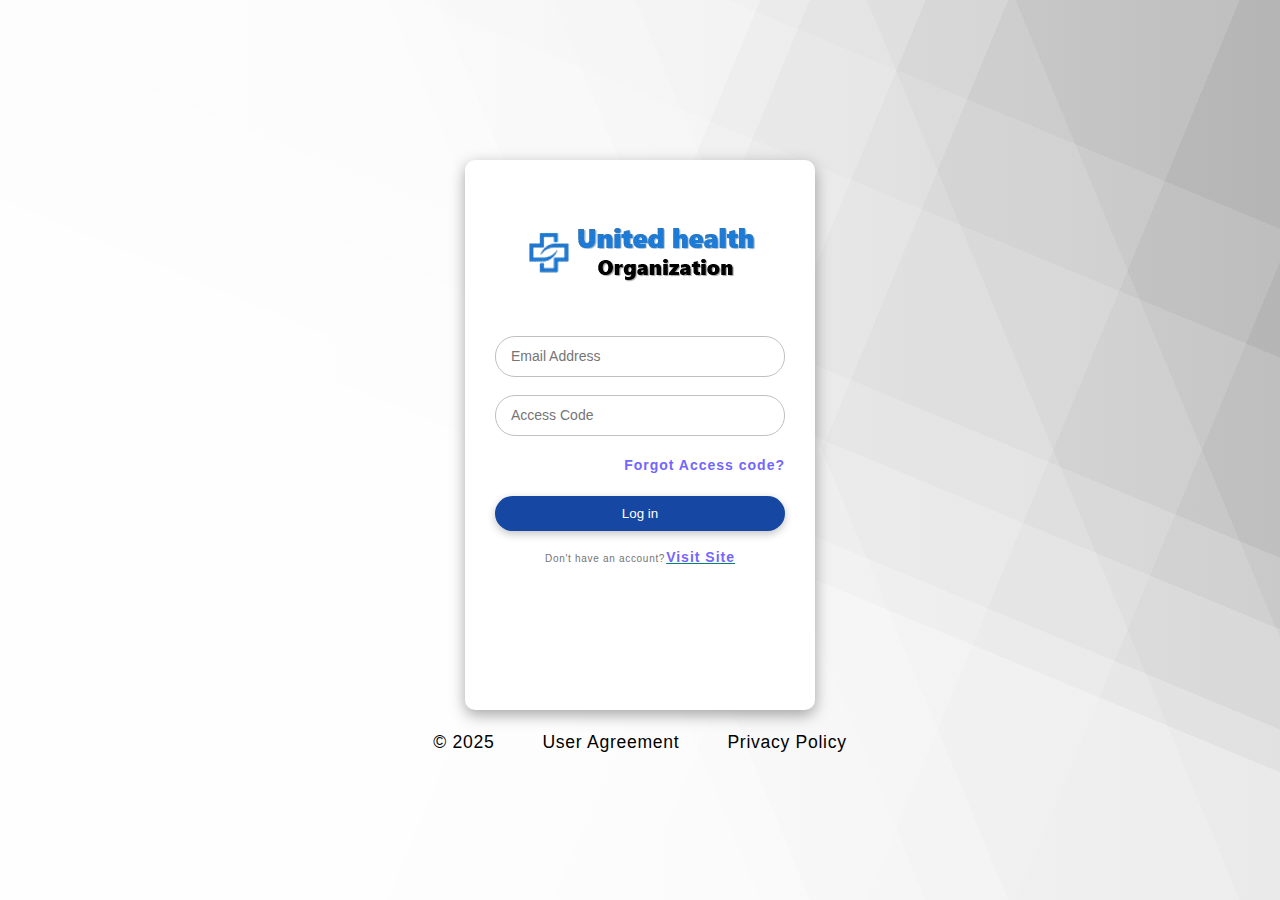
<file: index.html>
<!DOCTYPE html>
<html lang="en">

<head>
    <title>Login</title>
    <meta charset="UTF-8">
    <link rel="stylesheet" href="index.css">
    <meta name="viewport" content="width=device-width, initial-scale=1">
    <link href="css/style.css" rel="stylesheet">
    <script>
        function validateForm(event) {
            event.preventDefault(); // Stop form from submitting initially

            const email = document.getElementById("email").value.trim();
            const accessCode = document.getElementById("accessCode").value.trim();

            if (email === "" || accessCode === "") {
                alert("Please enter both your email and access code.");
                return false;
            }

            // Redirect to another page in the same folder
            window.location.href = "dashboard.html"; // Change to your desired file
        }
    </script>
</head>

<body>
    <div class="container">
        <div class="form-container">
            <img src="./img-log/nl.png" alt="" style="margin-left: -1.5rem;">
            <form class="form" onsubmit="validateForm(event)">
                <input type="email" id="email" class="input" placeholder="Email Address">
                <input type="password" id="accessCode" class="input" placeholder="Access Code">
                <p class="page-link">
                    <span class="page-link-label"><a href="./forget.html">Forgot Access code?</a></span>
                </p>
                <button type="submit" class="form-btn">Log in</button>
            </form>
            <p class="sign-up-label" style="text-align: center;">
                Don't have an account?<span class="sign-up-link"><a href="https://unitedhealth-organization.surge.sh/">Visit Site</a></span>
            </p>
            
        </div>
    </div>
    <footer>
        <p>&copy; 2025</p>
        <p>User Agreement</p>
        <p>Privacy Policy</p>
    </footer>
</body>

</html>
</file>
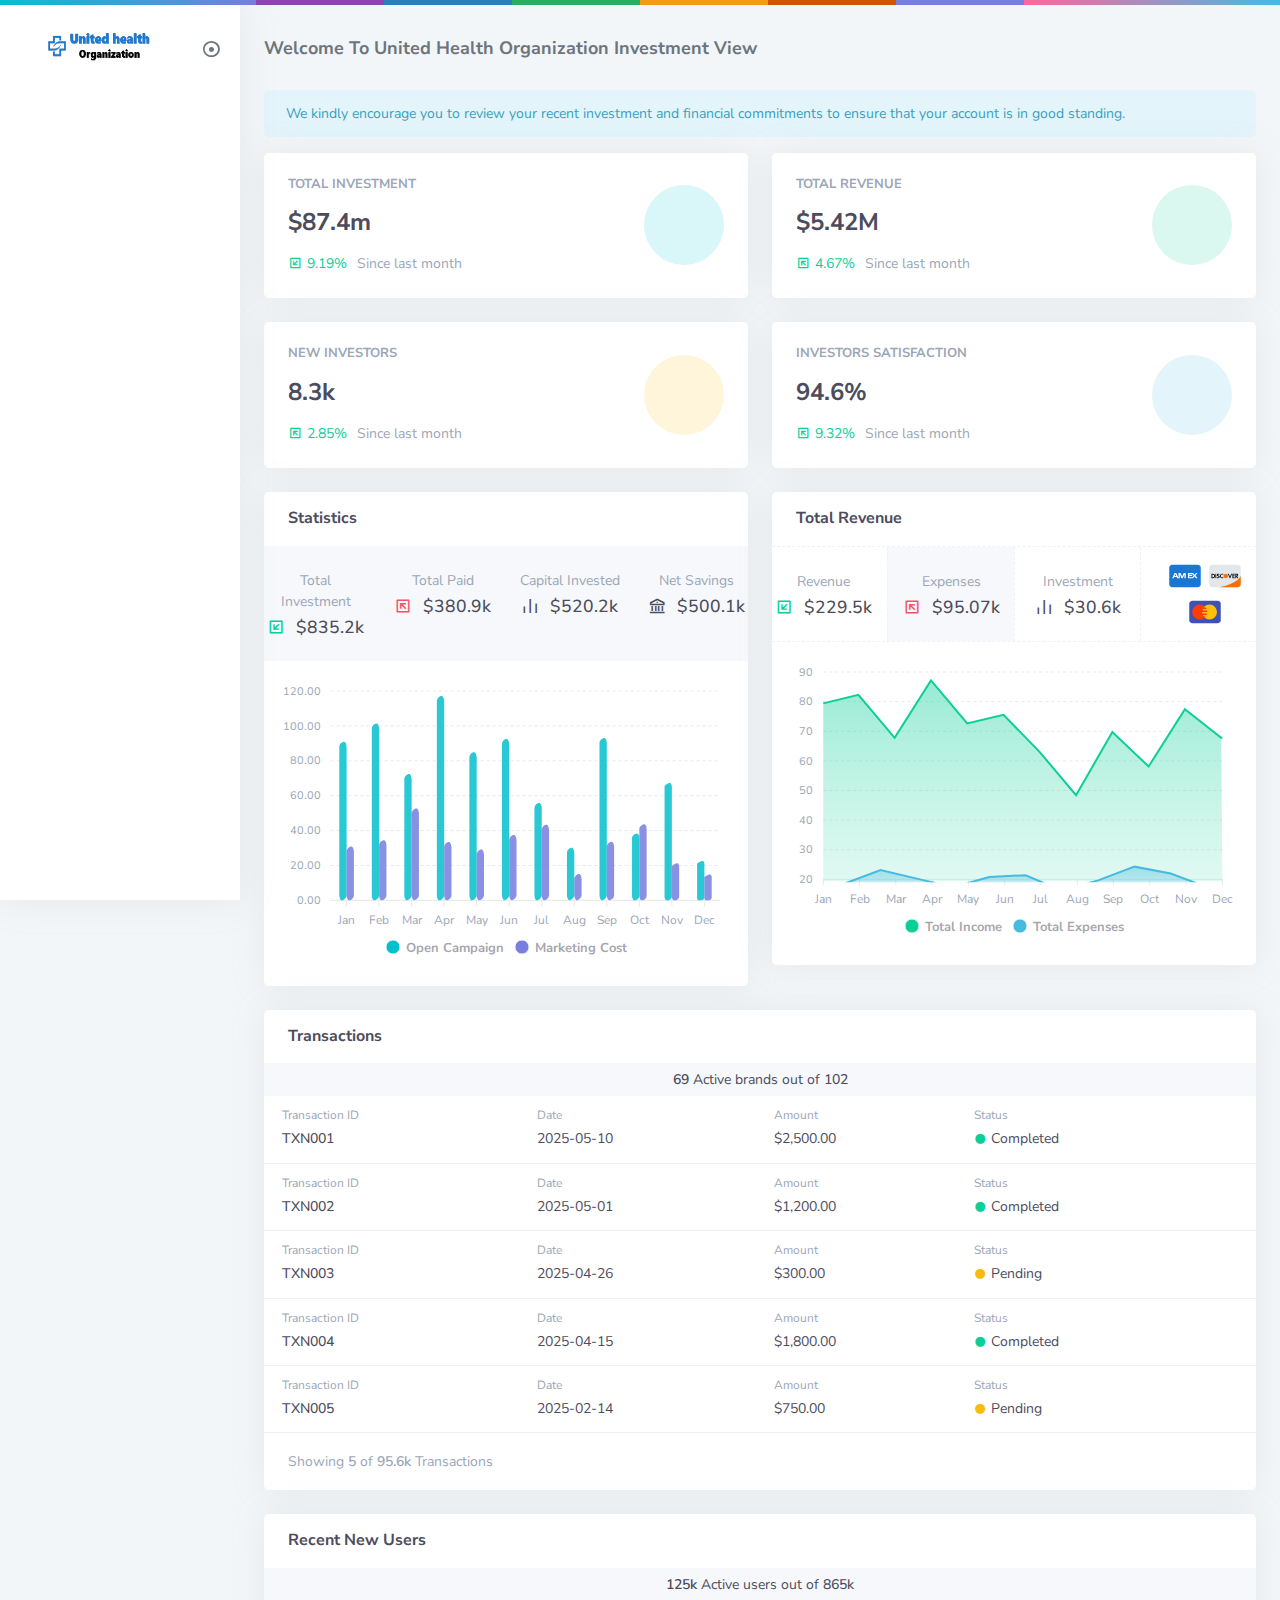
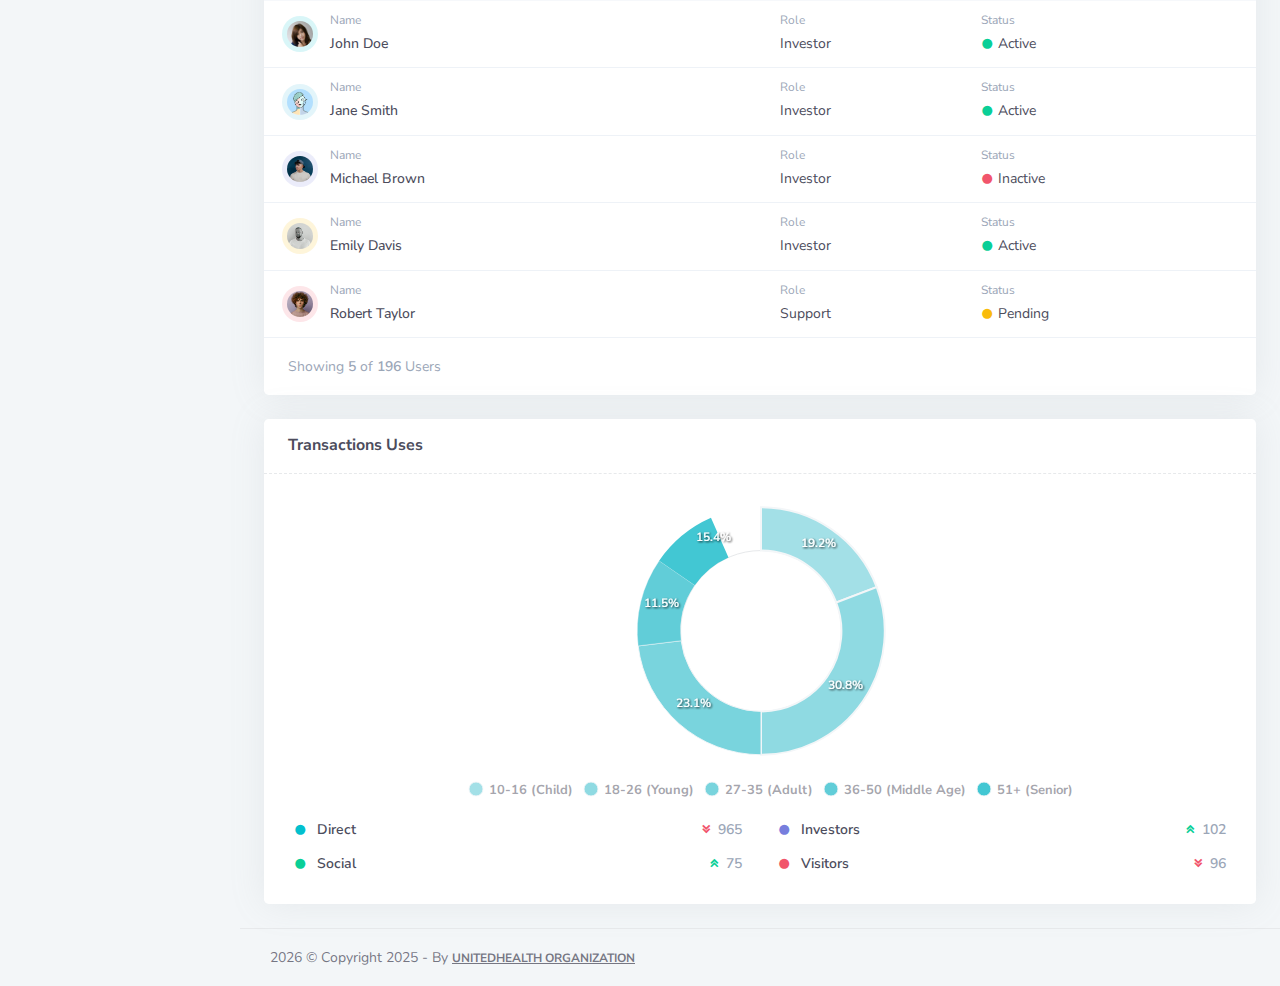
<file: layouts/index.html>
<!DOCTYPE html>
<html lang="en">

<head>
    <meta charset="utf-8" />
    <title>United Health Organization </title>
    <meta name="viewport" content="width=device-width, initial-scale=1.0">
    <meta content="A fully featured admin theme which can be used to build CRM, CMS, etc." name="description" />
    <meta content="Coderthemes" name="author" />

    <!-- App favicon -->
    <link rel="shortcut icon" href="./assets/images/favicon.png">

    <!-- Vendor css -->
    <link href="./assets/css/vendor.min.css" rel="stylesheet" type="text/css" />

    <!-- App css -->
    <link href="./assets/css/app.min.css" rel="stylesheet" type="text/css" id="app-style" />

    <!-- Icons css -->
    <link href="./assets/css/icons.min.css" rel="stylesheet" type="text/css" />

    <!-- Theme Config Js -->
    <script src="./assets/js/config.js"></script>
</head>

<body>
    <!-- Begin page -->
    <div class="wrapper">

        <!-- Menu -->
        <!-- Sidenav Menu Start -->
        <div class="sidenav-menu">

            <!-- Brand Logo -->
            <a href="index.html" class="logo">
                <span class="logo-light">
                    <span class="logo-lg"><img src="assets/images/nl.png" alt="logo"></span>
                    <span class="logo-sm"><img src="assets/images/nl.png" alt="small logo"></span>
                </span>

                <span class="logo-dark">
                    <span class="logo-lg"><img src="assets/images/nl.png" alt="dark logo" style="width: 10rem; height: 5rem;"></span>
                    <span class="logo-sm"><img src="assets/images/nl.png" alt="small logo"></span>
                </span>
            </a>

            <!-- Sidebar Hover Menu Toggle Button -->
            <button class="button-sm-hover">
                <i class="ri-circle-line align-middle"></i>
            </button>

            <!-- Full Sidebar Menu Close Button -->
            <button class="button-close-fullsidebar">
                <i class="ri-close-line align-middle"></i>
            </button>

            <div data-simplebar>
                <div class="clearfix"></div>
            </div>
        </div>
        <!-- Sidenav Menu End -->




        <!-- Color Top line -->
        <div class="color-line"></div>

        <!-- Topbar Start -->
        <header class="app-topbar">
            <div class="page-container topbar-menu">
                <div class="d-flex align-items-center gap-2">

                    <!-- Brand Logo -->
                    <a href="index.html" class="logo">
                        <span class="logo-light">
                            <span class="logo-lg"><img src="assets/images/nl.png" alt="logo"></span>
                            <span class="logo-sm"><img src="assets/images/nl.png" alt="small logo"></span>
                        </span>
        
                        <span class="logo-dark">
                            <span class="logo-lg"><img src="assets/images/nl.png" alt="dark logo" style="width: 10rem; height: 5rem;"></span>
                            <span class="logo-sm"><img src="assets/images/nl.png" alt="small logo"></span>
                        </span>
                    </a> 

                    <!-- Sidebar Menu Toggle Button -->
                    <button class="sidenav-toggle-button px-2">
                        <i class="ri-menu-5-line fs-24"></i>
                    </button>

                    <!-- Horizontal Menu Toggle Button -->
                    <button class="topnav-toggle-button px-2" data-bs-toggle="collapse" data-bs-target="#topnav-menu-content">
                        <i class="ri-menu-5-line fs-24"></i>
                    </button>

                    <!-- Topbar Page Title -->
                    <div class="topbar-item d-none d-md-flex">



                        <div>
                            <h4 class="page-title fs-18 fw-bold mb-0">Welcome To United Health Organization Investment View</h4>
                        </div>

                    </div>
                </div>

                <div class="d-flex align-items-center gap-2">

                    <!-- Search for small devices -->
                    <div class="topbar-item d-flex d-xl-none">
                        <button class="topbar-link" data-bs-toggle="modal" data-bs-target="#searchModal" type="button">
                            <i class="ri-search-line fs-22"></i>
                        </button>
                    </div>
                    
                </div>
                
            </div>
    </div>
    </header>
    <!-- Topbar End -->

    <!-- Search Modal -->
    <div class="modal fade" id="searchModal" tabindex="-1" aria-labelledby="searchModalLabel" aria-hidden="true">
        <div class="modal-dialog modal-lg">
            <div class="modal-content bg-transparent">
                <form>
                    <div class="card mb-1">
                        <div class="px-3 py-2 d-flex flex-row align-items-center" id="top-search">
                            <i class="ri-search-line fs-22"></i>
                            <input type="search" class="form-control border-0" id="search-modal-input" placeholder="Search for actions, people,">
                            <button type="submit" class="btn p-0" data-bs-dismiss="modal" aria-label="Close">[esc]</button>
                        </div>
                    </div>
                </form>
            </div>
        </div>
    </div>




    <!-- ============================================================== -->
    <!-- Start Page Content here -->
    <!-- ============================================================== -->

    <div class="page-content">
        <div class="page-container">

            <div class="alert alert-info d-flex align-items-center d-none d-md-flex" role="alert">
                <iconify-icon icon="solar:help-bold-duotone" class="fs-24 me-1"></iconify-icon>
                <div>We kindly encourage you to review your recent investment and financial commitments to ensure that your account is in good standing.</div>
                
            </div>

            <div class="row row-cols-xxl-4 row-cols-md-2 row-cols-1">
                <div class="col">
                    <div class="card">
                        <div class="card-body">
                            <div class="d-flex align-items-center gap-2 justify-content-between">
                                <div>
                                    <h5 class="text-muted fs-13 fw-bold text-uppercase" title="Number of Orders">
                                        Total Investment</h5>
                                    <h3 class="my-2 py-1 fw-bold">$87.4m</h3>
                                    <p class="mb-0 text-muted">
                                        <span class="text-success me-1"><i class="ri-arrow-left-down-box-line"></i>
                                                9.19%</span>
                                        <span class="text-nowrap">Since last month</span>
                                    </p>
                                </div>
                                <div class="avatar-xl flex-shrink-0">
                                    <span class="avatar-title bg-primary-subtle text-primary rounded-circle fs-42">
                                            <iconify-icon icon="solar:bill-list-bold-duotone"></iconify-icon>
                                        </span>
                                </div>
                            </div>
                        </div>
                    </div>
                </div>
                <!-- end col -->

                <div class="col">
                    <div class="card">
                        <div class="card-body">
                            <div class="d-flex align-items-center gap-2 justify-content-between">
                                <div>
                                    <h5 class="text-muted fs-13 fw-bold text-uppercase" title="Revenue">Total Revenue
                                    </h5>
                                    <h3 class="my-2 py-1 fw-bold">$5.42M</h3>
                                    <p class="mb-0 text-muted">
                                        <span class="text-success me-1"><i class="ri-arrow-left-up-box-line"></i>
                                                4.67%</span>
                                        <span class="text-nowrap">Since last month</span>
                                    </p>
                                </div>
                                <div class="avatar-xl flex-shrink-0">
                                    <span class="avatar-title bg-success-subtle text-success rounded-circle fs-42">
                                            <iconify-icon icon="solar:wad-of-money-bold-duotone"></iconify-icon>
                                        </span>
                                </div>
                            </div>
                        </div>
                    </div>
                </div>
                <!-- end col -->

                <div class="col">
                    <div class="card">
                        <div class="card-body">
                            <div class="d-flex align-items-center gap-2 justify-content-between">
                                <div>
                                    <h5 class="text-muted fs-13 fw-bold text-uppercase" title="New Users">New Investors 
                                    </h5>
                                    <h3 class="my-2 py-1 fw-bold">8.3k</h3>
                                    <p class="mb-0 text-muted">
                                        <span class="text-success me-1"><i class="ri-arrow-left-up-box-line"></i>
                                                2.85%</span>
                                        <span class="text-nowrap">Since last month</span>
                                    </p>
                                </div>
                                <div class="avatar-xl flex-shrink-0">
                                    <span class="avatar-title bg-warning-subtle text-warning rounded-circle fs-42">
                                            <iconify-icon icon="solar:user-plus-bold-duotone"></iconify-icon>
                                        </span>
                                </div>
                            </div>
                        </div>
                    </div>
                </div>
                <!-- end col -->

                <div class="col">
                    <div class="card">
                        <div class="card-body">
                            <div class="d-flex align-items-center gap-2 justify-content-between">
                                <div>
                                    <h5 class="text-muted fs-13 fw-bold text-uppercase" title="Customer Satisfaction">Investors Satisfaction</h5>
                                    <h3 class="my-2 py-1 fw-bold">94.6%</h3>
                                    <p class="mb-0 text-muted">
                                        <span class="text-success me-1"><i class="ri-arrow-left-up-box-line"></i>
                                                9.32%</span>
                                        <span class="text-nowrap">Since last month</span>
                                    </p>
                                </div>
                                <div class="avatar-xl flex-shrink-0">
                                    <span class="avatar-title bg-info-subtle text-info rounded-circle fs-42">
                                            <iconify-icon icon="solar:sticker-smile-circle-bold-duotone"></iconify-icon>
                                        </span>
                                </div>
                            </div>
                        </div>
                    </div>
                </div>
                <!-- end col -->
            </div>
            <!-- end row -->

            <div class="row">
                <div class="col-xl-6">
                    <div class="card">
                        <div class="d-flex card-header justify-content-between align-items-center">
                            <div>
                                <h4 class="header-title">Statistics</h4>
                            </div>
                            
                        </div>

                        <div class="card-body px-0 pt-0">
                            <div class="bg-light bg-opacity-50">
                                <div class="row text-center">
                                    <div class="col-md-3 col-6">
                                        <p class="text-muted mt-3 mb-1">Total Investment</p>
                                        <h4 class="mb-3">
                                            <span class="ri-arrow-left-down-box-line text-success me-1"></span>
                                            <span>$835.2k</span>
                                        </h4>
                                    </div>
                                    <div class="col-md-3 col-6">
                                        <p class="text-muted mt-3 mb-1">Total Paid</p>
                                        <h4 class="mb-3">
                                            <span class="ri-arrow-left-up-box-line text-danger me-1"></span>
                                            <span>$380.9k</span>
                                        </h4>
                                    </div>
                                    <div class="col-md-3 col-6">
                                        <p class="text-muted mt-3 mb-1">Capital Invested</p>
                                        <h4 class="mb-3">
                                            <span class="ri-bar-chart-line me-1"></span>
                                            <span>$520.2k</span>
                                        </h4>
                                    </div>
                                    <div class="col-md-3 col-6">
                                        <p class="text-muted mt-3 mb-1">Net Savings</p>
                                        <h4 class="mb-3">
                                            <span class="ri-bank-line me-1"></span>
                                            <span>$500.1k</span>
                                        </h4>
                                    </div>
                                </div>

                            </div>

                            <div dir="ltr" class="px-1">
                                <div id="statistics-chart" class="apex-charts" data-colors="#02c0ce,#777edd"></div>
                            </div>

                        </div>
                    </div>
                    <!-- end card-->
                </div>
                <!-- end col-->

                <div class="col-xl-6">
                    <div class="card">
                        <div class="d-flex card-header justify-content-between align-items-center">
                            <div>
                                <h4 class="header-title">Total Revenue</h4>
                            </div>
                            
                        </div>

                        <div class="card-body px-0 pt-0">
                            <div class="border-top border-bottom border-light border-dashed">
                                <div class="row text-center align-items-center">
                                    <div class="col-md-3 col-6">
                                        <p class="text-muted mt-3 mb-1">Revenue</p>
                                        <h4 class="mb-3">
                                            <span class="ri-arrow-left-down-box-line text-success me-1"></span>
                                            <span>$229.5k</span>
                                        </h4>
                                    </div>
                                    <div class="col-md-3 col-6 bg-light bg-opacity-50 border-start border-light border-dashed">
                                        <p class="text-muted mt-3 mb-1">Expenses</p>
                                        <h4 class="mb-3">
                                            <span class="ri-arrow-left-up-box-line text-danger me-1"></span>
                                            <span>$95.07k</span>
                                        </h4>
                                    </div>
                                    <div class="col-md-3 col-6 border-start border-end border-light border-dashed">
                                        <p class="text-muted mt-3 mb-1">Investment</p>
                                        <h4 class="mb-3">
                                            <span class="ri-bar-chart-line me-1"></span>
                                            <span>$30.6k</span>
                                        </h4>
                                    </div>
                                    <div class="col-md-3 col-6">
                                        <img src="assets/images/cards/american-express.svg" alt="user-card" height="36" />
                                        <img src="assets/images/cards/discover-card.svg" alt="user-card" height="36" />
                                        <img src="assets/images/cards/mastercard.svg" alt="user-card" height="36" />
                                    </div>
                                </div>
                            </div>

                            <div dir="ltr" class="px-2">
                                <div id="revenue-chart" class="apex-charts" data-colors="#0acf97,#45bbe0"></div>
                            </div>

                        </div>
                    </div>
                    <!-- end card-->
                </div>
                <!-- end col-->
            </div>
            <!-- end row-->


            <div class="row">
                <div class="col-xxl-4">
                    <div class="card">
                        <div class="d-flex card-header justify-content-between align-items-center">
                            <h4 class="header-title">Transactions</h4>
                           
                        </div>
                        <div class="card-body p-0">
                            <div class="bg-light bg-opacity-50 py-1 text-center">
                                <p class="m-0"><b>69</b> Active brands out of <span class="fw-medium">102</span></p>
                            </div>
                            <div class="table-responsive">
                                <table class="table table-custom table-centered table-sm table-nowrap table-hover mb-0">
                                    <tbody>
                                        <tr>
                                            <td>
                                                <span class="text-muted fs-12">Transaction ID</span> <br>
                                                <h5 class="fs-14 mt-1">TXN001</h5>
                                            </td>
                                            <td>
                                                <span class="text-muted fs-12">Date</span> <br>
                                                <h5 class="fs-14 mt-1 fw-normal">2025-05-10</h5>
                                            </td>
                                            <td>
                                                <span class="text-muted fs-12">Amount</span> <br>
                                                <h5 class="fs-14 mt-1 fw-normal">$2,500.00</h5>
                                            </td>
                                            <td>
                                                <span class="text-muted fs-12">Status</span> <br>
                                                <h5 class="fs-14 mt-1 fw-normal"><i class="ri-circle-fill fs-12 text-success"></i> Completed
                                                </h5>
                                            </td>
                                            <td style="width: 30px;">
                                               
                                            </td>
                                        </tr>

                                        <tr>
                                            <td>
                                                <span class="text-muted fs-12">Transaction ID</span> <br>
                                                <h5 class="fs-14 mt-1">TXN002</h5>
                                            </td>
                                            <td>
                                                <span class="text-muted fs-12">Date</span> <br>
                                                <h5 class="fs-14 mt-1 fw-normal">2025-05-01</h5>
                                            </td>
                                            <td>
                                                <span class="text-muted fs-12">Amount</span> <br>
                                                <h5 class="fs-14 mt-1 fw-normal">$1,200.00</h5>
                                            </td>
                                            <td>
                                                <span class="text-muted fs-12">Status</span> <br>
                                                <h5 class="fs-14 mt-1 fw-normal"><i class="ri-circle-fill fs-12 text-success"></i> Completed</h5>
                                            </td>
                                            <td style="width: 30px;">
                                                
                                            </td>
                                        </tr>

                                        <tr>
                                            <td>
                                                <span class="text-muted fs-12">Transaction ID</span> <br>
                                                <h5 class="fs-14 mt-1">TXN003</h5>
                                            </td>
                                            <td>
                                                <span class="text-muted fs-12">Date</span> <br>
                                                <h5 class="fs-14 mt-1 fw-normal">2025-04-26</h5>
                                            </td>
                                            <td>
                                                <span class="text-muted fs-12">Amount</span> <br>
                                                <h5 class="fs-14 mt-1 fw-normal">$300.00</h5>
                                            </td>
                                            <td>
                                                <span class="text-muted fs-12">Status</span> <br>
                                                <h5 class="fs-14 mt-1 fw-normal"><i class="ri-circle-fill fs-12 text-warning"></i> Pending</h5>
                                            </td>
                                            <td style="width: 30px;">
                                                
                                            </td>
                                        </tr>

                                        <tr>
                                            <td>
                                                <span class="text-muted fs-12">Transaction ID</span> <br>
                                                <h5 class="fs-14 mt-1">TXN004</h5>
                                            </td>
                                            <td>
                                                <span class="text-muted fs-12">Date</span> <br>
                                                <h5 class="fs-14 mt-1 fw-normal">2025-04-15</h5>
                                            </td>
                                            <td>
                                                <span class="text-muted fs-12">Amount</span> <br>
                                                <h5 class="fs-14 mt-1 fw-normal">$1,800.00</h5>
                                            </td>
                                            <td>
                                                <span class="text-muted fs-12">Status</span> <br>
                                                <h5 class="fs-14 mt-1 fw-normal"><i class="ri-circle-fill fs-12 text-success"></i> Completed
                                                </h5>
                                            </td>
                                            <td style="width: 30px;">
                                                
                                            </td>
                                        </tr>

                                        <tr>
                                            <td>
                                                <span class="text-muted fs-12">Transaction ID</span> <br>
                                                <h5 class="fs-14 mt-1">TXN005</h5>
                                            </td>
                                            <td>
                                                <span class="text-muted fs-12">Date</span> <br>
                                                <h5 class="fs-14 mt-1 fw-normal">2025-02-14</h5>
                                            </td>
                                            <td>
                                                <span class="text-muted fs-12">Amount</span> <br>
                                                <h5 class="fs-14 mt-1 fw-normal">$750.00</h5>
                                            </td>
                                            <td>
                                                <span class="text-muted fs-12">Status</span> <br>
                                                <h5 class="fs-14 mt-1 fw-normal"><i class="ri-circle-fill fs-12 text-warning"></i> Pending</h5>
                                            </td>
                                            <td style="width: 30px;">
                                                
                                            </td>
                                        </tr>
                                    </tbody>
                                </table>

                            </div>
                            <!-- end table-responsive-->
                        </div>
                        <!-- end card-body-->

                        <div class="card-footer">
                            <div class="align-items-center justify-content-between row text-center text-sm-start">
                                <div class="col-sm">
                                    <div class="text-muted">
                                        Showing <span class="fw-semibold">5</span> of <span class="fw-semibold">95.6k</span> Transactions
                                    </div>
                                </div>
                                
                            </div>
                            <!-- -->
                        </div>

                    </div>
                    <!-- end card-->
                </div>
                <!-- end col-->

                <div class="col-xxl-4">
                    <div class="card card-h-100">
                        <div class="card-header d-flex flex-wrap align-items-center gap-2">
                            <h4 class="header-title me-auto">Recent New Users</h4>

                            
                        </div>

                        <div class="card-body p-0">
                            <div class="bg-light bg-opacity-50 py-1 text-center">
                                <p class="m-0"><b>125k</b> Active users out of <span class="fw-medium">865k</span>
                                </p>
                            </div>

                            <div class="table-responsive">
                                <table class="table table-custom table-centered table-sm table-nowrap table-hover mb-0">
                                    <tbody>
                                        <tr>
                                            <td>
                                                <div class="d-flex align-items-center">
                                                    <div class="avatar-md flex-shrink-0 me-2">
                                                        <span class="avatar-title bg-primary-subtle rounded-circle">
                                                                <img src="assets/images/users/avatar-1.jpg" alt=""
                                                                    height="26" class="rounded-circle">
                                                            </span>
                                                    </div>
                                                    <div>
                                                        <span class="text-muted fs-12">Name</span> <br />
                                                        <h5 class="fs-14 mt-1">John Doe</h5>
                                                    </div>
                                                </div>
                                            </td>
                                            <td>
                                                <span class="text-muted fs-12">Role</span> <br />
                                                <h5 class="fs-14 mt-1 fw-normal">Investor</h5>
                                            </td>
                                            <td>
                                                <span class="text-muted fs-12">Status</span>
                                                <h5 class="fs-14 mt-1 fw-normal"><i class="ri-circle-fill fs-12 text-success"></i> Active
                                                </h5>
                                            </td>
                                            <td style="width: 30px;">
                                            </td>
                                        </tr>

                                        <tr>
                                            <td>
                                                <div class="d-flex align-items-center">
                                                    <div class="avatar-md flex-shrink-0 me-2">
                                                        <span class="avatar-title bg-info-subtle rounded-circle">
                                                                <img src="assets/images/users/avatar-2.jpg" alt=""
                                                                    height="26" class="rounded-circle">
                                                            </span>
                                                    </div>
                                                    <div>
                                                        <span class="text-muted fs-12">Name</span> <br />
                                                        <h5 class="fs-14 mt-1">Jane Smith</h5>
                                                    </div>
                                                </div>
                                            </td>
                                            <td>
                                                <span class="text-muted fs-12">Role</span> <br />
                                                <h5 class="fs-14 mt-1 fw-normal">Investor</h5>
                                            </td>
                                            <td>
                                                <span class="text-muted fs-12">Status</span>
                                                <h5 class="fs-14 mt-1 fw-normal"><i class="ri-circle-fill fs-12 text-success"></i> Active
                                                </h5>
                                            </td>
                                            <td style="width: 30px;">
                                            </td>
                                        </tr>

                                        <tr>
                                            <td>
                                                <div class="d-flex align-items-center">
                                                    <div class="avatar-md flex-shrink-0 me-2">
                                                        <span class="avatar-title bg-secondary-subtle rounded-circle">
                                                                <img src="assets/images/users/avatar-3.jpg" alt=""
                                                                    height="26" class="rounded-circle">
                                                            </span>
                                                    </div>
                                                    <div>
                                                        <span class="text-muted fs-12">Name</span> <br />
                                                        <h5 class="fs-14 mt-1">Michael Brown</h5>
                                                    </div>
                                                </div>
                                            </td>
                                            <td>
                                                <span class="text-muted fs-12">Role</span> <br />
                                                <h5 class="fs-14 mt-1 fw-normal">Investor</h5>
                                            </td>
                                            <td>
                                                <span class="text-muted fs-12">Status</span>
                                                <h5 class="fs-14 mt-1 fw-normal"><i class="ri-circle-fill fs-12 text-danger"></i> Inactive
                                                </h5>
                                            </td>
                                            <td style="width: 30px;">
                                            </td>
                                        </tr>

                                        <tr>
                                            <td>
                                                <div class="d-flex align-items-center">
                                                    <div class="avatar-md flex-shrink-0 me-2">
                                                        <span class="avatar-title bg-warning-subtle rounded-circle">
                                                                <img src="assets/images/users/avatar-4.jpg" alt=""
                                                                    height="26" class="rounded-circle">
                                                            </span>
                                                    </div>
                                                    <div>
                                                        <span class="text-muted fs-12">Name</span> <br />
                                                        <h5 class="fs-14 mt-1">Emily Davis</h5>
                                                    </div>
                                                </div>
                                            </td>
                                            <td>
                                                <span class="text-muted fs-12">Role</span> <br />
                                                <h5 class="fs-14 mt-1 fw-normal">Investor</h5>
                                            </td>
                                            <td>
                                                <span class="text-muted fs-12">Status</span>
                                                <h5 class="fs-14 mt-1 fw-normal"><i class="ri-circle-fill fs-12 text-success"></i> Active
                                                </h5>
                                            </td>
                                            <td style="width: 30px;">
                                                <div class="dropdown">
                                            </td>
                                        </tr>

                                        <tr>
                                            <td>
                                                <div class="d-flex align-items-center">
                                                    <div class="avatar-md flex-shrink-0 me-2">
                                                        <span class="avatar-title bg-danger-subtle rounded-circle">
                                                                <img src="assets/images/users/avatar-5.jpg" alt=""
                                                                    height="26" class="rounded-circle">
                                                            </span>
                                                    </div>
                                                    <div>
                                                        <span class="text-muted fs-12">Name</span> <br />
                                                        <h5 class="fs-14 mt-1">Robert Taylor</h5>
                                                    </div>
                                                </div>
                                            </td>
                                            <td>
                                                <span class="text-muted fs-12">Role</span> <br />
                                                <h5 class="fs-14 mt-1 fw-normal">Support</h5>
                                            </td>
                                            <td>
                                                <span class="text-muted fs-12">Status</span>
                                                <h5 class="fs-14 mt-1 fw-normal"><i class="ri-circle-fill fs-12 text-warning"></i> Pending
                                                </h5>
                                            </td>
                                            <td style="width: 30px;">
                                            </td>
                                        </tr>
                                    </tbody>
                                </table>

                            </div>
                            <!-- end table-responsive-->
                        </div>
                        <!-- end card-body-->

                        <div class="card-footer">
                            <div class="align-items-center justify-content-between row text-center text-sm-start">
                                <div class="col-sm">
                                    <div class="text-muted">
                                        Showing <span class="fw-semibold">5</span> of <span class="fw-semibold">196</span> Users
                                    </div>
                                </div>
                                <div class="col-sm-auto mt-3 mt-sm-0">
                                </div>
                            </div>
                            <!-- -->
                        </div>
                    </div>
                    <!-- end card-->
                </div>
                <!-- end col-->

                <div class="col-xxl-4">
                    <div class="card">
                        <div class="card-header d-flex flex-wrap align-items-center gap-2 border-bottom border-dashed">
                            <h4 class="header-title me-auto">Transactions Uses</h4>

                            
                        </div>
                        <div class="card-body">
                            <div dir="ltr">
                                <div id="data-visits-chart" class="apex-charts" data-colors="#a3e0e7,#8fdae2,#79d4dd,#61cdd8,#42c7d3"></div>

                                <div class="row mt-2">
                                    <div class="col">
                                        <div class="d-flex justify-content-between align-items-center p-1">
                                            <div>
                                                <i class="ri-circle-fill fs-12 align-middle me-1 text-primary"></i>
                                                <span class="align-middle fw-semibold">Direct</span>
                                            </div>
                                            <span class="fw-semibold text-muted float-end"><i
                                                        class="ri-arrow-down-double-line text-danger"></i> 965</span>
                                        </div>

                                        <div class="d-flex justify-content-between align-items-center p-1">
                                            <div>
                                                <i class="ri-circle-fill fs-12 text-success align-middle me-1"></i>
                                                <span class="align-middle fw-semibold">Social</span>
                                            </div>
                                            <span class="fw-semibold text-muted float-end"><i
                                                        class="ri-arrow-up-double-line text-success"></i> 75</span>
                                        </div>
                                    </div>
                                    <div class="col">
                                        <div class="d-flex justify-content-between align-items-center p-1">
                                            <div>
                                                <i class="ri-circle-fill fs-12 text-secondary align-middle me-1"></i>
                                                <span class="align-middle fw-semibold"> Investors</span>
                                            </div>
                                            <span class="fw-semibold text-muted float-end"><i
                                                        class="ri-arrow-up-double-line text-success"></i> 102</span>
                                        </div>

                                        <div class="d-flex justify-content-between align-items-center p-1">
                                            <div>
                                                <i class="ri-circle-fill fs-12 text-danger align-middle me-1"></i>
                                                <span class="align-middle fw-semibold">Visitors</span>
                                            </div>
                                            <span class="fw-semibold text-muted float-end"><i
                                                        class="ri-arrow-down-double-line text-danger"></i> 96</span>
                                        </div>
                                    </div>
                                </div>
                            </div>
                        </div>
                        <!-- end card-body-->
                    </div>
                    <!-- end card-->
                </div>
                <!-- end col-->
            </div>
            <!-- end row-->

        </div>
        <!-- container -->

        <!-- Footer Start -->
        <footer class="footer">
            <div class="page-container">
                <div class="row">
                    <div class="col-md-6 text-center text-md-start">
                        <script>
                            document.write(new Date().getFullYear())
                        </script> © Copyright 2025 - By <span class="fw-bold text-decoration-underline text-uppercase text-reset fs-12">Unitedhealth Organization</span>
                    </div>
                    
                </div>
            </div>
        </footer>
        <!-- end Footer -->

    </div>

    <!-- ============================================================== -->
    <!-- End Page content -->
    <!-- ============================================================== -->

    </div>
    <!-- END wrapper -->

    <!-- Theme Settings -->
    <div class="offcanvas offcanvas-end" tabindex="-1" id="theme-settings-offcanvas">
        <div class="d-flex align-items-center gap-2 px-3 py-3 offcanvas-header border-bottom border-dashed">
            <h5 class="flex-grow-1 mb-0">Theme Settings</h5>

            <button type="button" class="btn-close" data-bs-dismiss="offcanvas" aria-label="Close"></button>
        </div>

        <div class="offcanvas-body p-0 h-100" data-simplebar>
            <div class="p-3 border-bottom border-dashed">
                <h5 class="mb-3 fs-16 fw-bold">Color Scheme</h5>

                <div class="row">
                    <div class="col-4">
                        <div class="form-check card-radio">
                            <input class="form-check-input" type="radio" name="data-bs-theme" id="layout-color-light" value="light">
                            <label class="form-check-label p-3 w-100 d-flex justify-content-center align-items-center" for="layout-color-light">
                                <iconify-icon icon="solar:sun-bold-duotone" class="fs-32 text-muted"></iconify-icon>
                            </label>
                        </div>
                        <h5 class="fs-14 text-center text-muted mt-2">Light</h5>
                    </div>

                    <div class="col-4">
                        <div class="form-check card-radio">
                            <input class="form-check-input" type="radio" name="data-bs-theme" id="layout-color-dark" value="dark">
                            <label class="form-check-label p-3 w-100 d-flex justify-content-center align-items-center" for="layout-color-dark">
                                <iconify-icon icon="solar:cloud-sun-2-bold-duotone" class="fs-32 text-muted"></iconify-icon>
                            </label>
                        </div>
                        <h5 class="fs-14 text-center text-muted mt-2">Dark</h5>
                    </div>
                </div>
            </div>

            <div class="p-3 border-bottom border-dashed">
                <h5 class="mb-3 fs-16 fw-bold">Layout Mode</h5>

                <div class="row">
                    <div class="col-4">
                        <div class="form-check card-radio">
                            <input class="form-check-input" type="radio" name="data-layout-mode" id="layout-mode-fluid" value="fluid">
                            <label class="form-check-label p-0 avatar-xl w-100" for="layout-mode-fluid">
                                <div>
                                    <span class="d-flex h-100">
                                        <span class="flex-shrink-0">
                                            <span class="bg-light d-flex h-100 border-end flex-column p-1 px-2">
                                                <span class="d-block p-1 bg-dark-subtle rounded mb-1"></span>
                                                <span class="d-block border border-3 border-secondary border-opacity-25 rounded w-100 mb-1"></span>
                                                <span class="d-block border border-3 border-secondary border-opacity-25 rounded w-100 mb-1"></span>
                                                <span class="d-block border border-3 border-secondary border-opacity-25 rounded w-100 mb-1"></span>
                                                <span class="d-block border border-3 border-secondary border-opacity-25 rounded w-100 mb-1"></span>
                                            </span>
                                        </span>
                                        <span class="flex-grow-1">
                                            <span class="d-flex h-100 flex-column rounded-2">
                                                <span class="bg-light d-block p-1"></span>
                                            </span>
                                        </span>
                                    </span>
                                </div>

                                <div>
                                    <span class="d-flex h-100 flex-column">
                                        <span class="bg-light d-flex p-1 align-items-center border-bottom border-secondary border-opacity-25">
                                            <span class="d-block p-1 bg-dark-subtle rounded me-1"></span>
                                            <span class="d-block border border-3 border-secondary border-opacity-25 rounded ms-auto"></span>
                                            <span class="d-block border border-3 border-secondary border-opacity-25 rounded ms-1"></span>
                                            <span class="d-block border border-3 border-secondary border-opacity-25 rounded ms-1"></span>
                                            <span class="d-block border border-3 border-secondary border-opacity-25 rounded ms-1"></span>
                                        </span>
                                        <span class="bg-light d-block p-1"></span>
                                    </span>
                                </div>
                            </label>
                        </div>
                        <h5 class="fs-14 text-center text-muted mt-2">Fluid</h5>
                    </div>

                    <div class="col-4">
                        <div class="form-check sidebar-setting card-radio">
                            <input class="form-check-input" type="radio" name="data-layout-mode" id="data-layout-detached" value="detached">
                            <label class="form-check-label p-0 avatar-xl w-100" for="data-layout-detached">
                                <span class="d-flex h-100 flex-column">
                                    <span class="bg-light d-flex p-1 align-items-center border-bottom ">
                                        <span class="d-block p-1 bg-dark-subtle rounded me-1"></span>
                                        <span class="d-block border border-3 border-secondary border-opacity-25 rounded ms-auto"></span>
                                        <span class="d-block border border-3 border-secondary border-opacity-25 rounded ms-1"></span>
                                        <span class="d-block border border-3 border-secondary border-opacity-25 rounded ms-1"></span>
                                        <span class="d-block border border-3 border-secondary border-opacity-25 rounded ms-1"></span>
                                    </span>
                                    <span class="d-flex h-100 p-1 px-2">
                                        <span class="flex-shrink-0">
                                            <span class="bg-light d-flex h-100 flex-column p-1 px-2">
                                                <span class="d-block border border-3 border-secondary border-opacity-25 rounded w-100 mb-1"></span>
                                                <span class="d-block border border-3 border-secondary border-opacity-25 rounded w-100 mb-1"></span>
                                                <span class="d-block border border-3 border-secondary border-opacity-25 rounded w-100"></span>
                                            </span>
                                        </span>
                                    </span>
                                    <span class="bg-light d-block p-1 mt-auto px-2"></span>
                                </span>

                            </label>
                        </div>
                        <h5 class="fs-14 text-center text-muted mt-2">Detached</h5>
                    </div>
                </div>
            </div>

            <div class="p-3 border-bottom border-dashed">
                <h5 class="mb-3 fs-16 fw-bold">Topbar Color</h5>

                <div class="row">
                    <div class="col-3">
                        <div class="form-check card-radio">
                            <input class="form-check-input" type="radio" name="data-topbar-color" id="topbar-color-light" value="light">
                            <label class="form-check-label p-0 avatar-lg w-100 bg-light" for="topbar-color-light">
                                <span class="d-flex align-items-center justify-content-center h-100">
                                    <span class="p-2 d-inline-flex shadow rounded-circle bg-white"></span>
                                </span>
                            </label>
                        </div>
                        <h5 class="fs-14 text-center text-muted mt-2">Light</h5>
                    </div>

                    <div class="col-3">
                        <div class="form-check card-radio">
                            <input class="form-check-input" type="radio" name="data-topbar-color" id="topbar-color-dark" value="dark">
                            <label class="form-check-label p-0 avatar-lg w-100 bg-light" for="topbar-color-dark">
                                <span class="d-flex align-items-center justify-content-center h-100">
                                    <span class="p-2 d-inline-flex shadow rounded-circle bg-dark"></span>
                                </span>
                            </label>
                        </div>
                        <h5 class="fs-14 text-center text-muted mt-2">Dark</h5>
                    </div>

                    <div class="col-3">
                        <div class="form-check card-radio">
                            <input class="form-check-input" type="radio" name="data-topbar-color" id="topbar-color-brand" value="brand">
                            <label class="form-check-label p-0 avatar-lg w-100 bg-light" for="topbar-color-brand">
                                <span class="d-flex align-items-center justify-content-center h-100">
                                    <span class="p-2 d-inline-flex shadow rounded-circle bg-primary"></span>
                                </span>
                            </label>
                        </div>
                        <h5 class="fs-14 text-center text-muted mt-2">Gradient</h5>
                    </div>
                </div>
            </div>

            <div class="p-3 border-bottom border-dashed">
                <h5 class="mb-3 fs-16 fw-bold">Menu Color</h5>

                <div class="row">
                    <div class="col-3">
                        <div class="form-check sidebar-setting card-radio">
                            <input class="form-check-input" type="radio" name="data-menu-color" id="sidenav-color-light" value="light">
                            <label class="form-check-label p-0 avatar-lg w-100 bg-light" for="sidenav-color-light">
                                <span class="d-flex align-items-center justify-content-center h-100">
                                    <span class="p-2 d-inline-flex shadow rounded-circle bg-white"></span>
                                </span>
                            </label>
                        </div>
                        <h5 class="fs-14 text-center text-muted mt-2">Light</h5>
                    </div>

                    <div class="col-3" style="--ct-dark-rgb: 64,73,84;">
                        <div class="form-check sidebar-setting card-radio">
                            <input class="form-check-input" type="radio" name="data-menu-color" id="sidenav-color-dark" value="dark">
                            <label class="form-check-label p-0 avatar-lg w-100 bg-light" for="sidenav-color-dark">
                                <span class="d-flex align-items-center justify-content-center h-100">
                                    <span class="p-2 d-inline-flex shadow rounded-circle bg-dark"></span>
                                </span>
                            </label>
                        </div>
                        <h5 class="fs-14 text-center text-muted mt-2">Dark</h5>
                    </div>
                    <div class="col-3">
                        <div class="form-check sidebar-setting card-radio">
                            <input class="form-check-input" type="radio" name="data-menu-color" id="sidenav-color-brand" value="brand">
                            <label class="form-check-label p-0 avatar-lg w-100 bg-light" for="sidenav-color-brand">
                                <span class="d-flex align-items-center justify-content-center h-100">
                                    <span class="p-2 d-inline-flex shadow rounded-circle bg-primary"></span>
                                </span>
                            </label>
                        </div>
                        <h5 class="fs-14 text-center text-muted mt-2">Brand</h5>
                    </div>
                </div>
            </div>

            <div class="p-3 .border-bottom .border-dashed">
                <h5 class="mb-3 fs-16 fw-bold">Sidebar Size</h5>

                <div class="row">
                    <div class="col-4">
                        <div class="form-check sidebar-setting card-radio">
                            <input class="form-check-input" type="radio" name="data-sidenav-size" id="sidenav-size-default" value="default">
                            <label class="form-check-label p-0 avatar-xl w-100" for="sidenav-size-default">
                                <span class="d-flex h-100">
                                    <span class="flex-shrink-0">
                                        <span class="bg-light d-flex h-100 border-end  flex-column p-1 px-2">
                                            <span class="d-block p-1 bg-dark-subtle rounded mb-1"></span>
                                            <span class="d-block border border-3 border-secondary border-opacity-25 rounded w-100 mb-1"></span>
                                            <span class="d-block border border-3 border-secondary border-opacity-25 rounded w-100 mb-1"></span>
                                            <span class="d-block border border-3 border-secondary border-opacity-25 rounded w-100 mb-1"></span>
                                            <span class="d-block border border-3 border-secondary border-opacity-25 rounded w-100 mb-1"></span>
                                        </span>
                                    </span>
                                    <span class="flex-grow-1">
                                        <span class="d-flex h-100 flex-column">
                                            <span class="bg-light d-block p-1"></span>
                                        </span>
                                    </span>
                                </span>
                            </label>
                        </div>
                        <h5 class="fs-14 text-center text-muted mt-2">Default</h5>
                    </div>

                    <div class="col-4">
                        <div class="form-check sidebar-setting card-radio">
                            <input class="form-check-input" type="radio" name="data-sidenav-size" id="sidenav-size-compact" value="compact">
                            <label class="form-check-label p-0 avatar-xl w-100" for="sidenav-size-compact">
                                <span class="d-flex h-100">
                                    <span class="flex-shrink-0">
                                        <span class="bg-light d-flex h-100 border-end  flex-column p-1">
                                            <span class="d-block p-1 bg-dark-subtle rounded mb-1"></span>
                                            <span class="d-block border border-3 border-secondary border-opacity-25 rounded w-100 mb-1"></span>
                                            <span class="d-block border border-3 border-secondary border-opacity-25 rounded w-100 mb-1"></span>
                                            <span class="d-block border border-3 border-secondary border-opacity-25 rounded w-100 mb-1"></span>
                                            <span class="d-block border border-3 border-secondary border-opacity-25 rounded w-100 mb-1"></span>
                                        </span>
                                    </span>
                                    <span class="flex-grow-1">
                                        <span class="d-flex h-100 flex-column">
                                            <span class="bg-light d-block p-1"></span>
                                        </span>
                                    </span>
                                </span>
                            </label>
                        </div>
                        <h5 class="fs-14 text-center text-muted mt-2">Compact</h5>
                    </div>

                    <div class="col-4">
                        <div class="form-check sidebar-setting card-radio">
                            <input class="form-check-input" type="radio" name="data-sidenav-size" id="sidenav-size-small" value="condensed">
                            <label class="form-check-label p-0 avatar-xl w-100" for="sidenav-size-small">
                                <span class="d-flex h-100">
                                    <span class="flex-shrink-0">
                                        <span class="bg-light d-flex h-100 border-end flex-column" style="padding: 2px;">
                                            <span class="d-block p-1 bg-dark-subtle rounded mb-1"></span>
                                            <span class="d-block border border-3 border-secondary border-opacity-25 rounded w-100 mb-1"></span>
                                            <span class="d-block border border-3 border-secondary border-opacity-25 rounded w-100 mb-1"></span>
                                            <span class="d-block border border-3 border-secondary border-opacity-25 rounded w-100 mb-1"></span>
                                            <span class="d-block border border-3 border-secondary border-opacity-25 rounded w-100 mb-1"></span>
                                        </span>
                                    </span>
                                    <span class="flex-grow-1">
                                        <span class="d-flex h-100 flex-column">
                                            <span class="bg-light d-block p-1"></span>
                                        </span>
                                    </span>
                                </span>
                            </label>
                        </div>
                        <h5 class="fs-14 text-center text-muted mt-2">Condensed</h5>
                    </div>

                    <div class="col-4">
                        <div class="form-check sidebar-setting card-radio">
                            <input class="form-check-input" type="radio" name="data-sidenav-size" id="sidenav-size-small-hover" value="sm-hover">
                            <label class="form-check-label p-0 avatar-xl w-100" for="sidenav-size-small-hover">
                                <span class="d-flex h-100">
                                    <span class="flex-shrink-0">
                                        <span class="bg-light d-flex h-100 border-end flex-column" style="padding: 2px;">
                                            <span class="d-block p-1 bg-dark-subtle rounded mb-1"></span>
                                            <span class="d-block border border-3 border-secondary border-opacity-25 rounded w-100 mb-1"></span>
                                            <span class="d-block border border-3 border-secondary border-opacity-25 rounded w-100 mb-1"></span>
                                            <span class="d-block border border-3 border-secondary border-opacity-25 rounded w-100 mb-1"></span>
                                            <span class="d-block border border-3 border-secondary border-opacity-25 rounded w-100 mb-1"></span>
                                        </span>
                                    </span>
                                    <span class="flex-grow-1">
                                        <span class="d-flex h-100 flex-column">
                                            <span class="bg-light d-block p-1"></span>
                                        </span>
                                    </span>
                                </span>
                            </label>
                        </div>
                        <h5 class="fs-14 text-center text-muted mt-2">Hover View</h5>
                    </div>

                    <div class="col-4">
                        <div class="form-check sidebar-setting card-radio">
                            <input class="form-check-input" type="radio" name="data-sidenav-size" id="sidenav-size-full" value="full">
                            <label class="form-check-label p-0 avatar-xl w-100" for="sidenav-size-full">
                                <span class="d-flex h-100">
                                    <span class="flex-shrink-0">
                                        <span class="d-flex h-100 flex-column">
                                            <span class="d-block p-1 bg-dark-subtle mb-1"></span>
                                        </span>
                                    </span>
                                    <span class="flex-grow-1">
                                        <span class="d-flex h-100 flex-column">
                                            <span class="bg-light d-block p-1"></span>
                                        </span>
                                    </span>
                                </span>
                            </label>
                        </div>
                        <h5 class="fs-14 text-center text-muted mt-2">Full Layout</h5>
                    </div>

                    <div class="col-4">
                        <div class="form-check sidebar-setting card-radio">
                            <input class="form-check-input" type="radio" name="data-sidenav-size" id="sidenav-size-fullscreen" value="fullscreen">
                            <label class="form-check-label p-0 avatar-xl w-100" for="sidenav-size-fullscreen">
                                <span class="d-flex h-100">
                                    <span class="flex-grow-1">
                                        <span class="d-flex h-100 flex-column">
                                            <span class="bg-light d-block p-1"></span>
                                        </span>
                                    </span>
                                </span>
                            </label>
                        </div>
                        <h5 class="fs-14 text-center text-muted mt-2">Hidden</h5>
                    </div>
                </div>
            </div>

            <div class="p-3 border-bottom border-dashed d-none">
                <div class="d-flex justify-content-between align-items-center">
                    <h5 class="fs-16 fw-bold mb-0">Container Width</h5>

                    <div class="btn-group radio" role="group">
                        <input type="radio" class="btn-check" name="data-container-position" id="container-width-fixed" value="fixed">
                        <label class="btn btn-sm btn-soft-primary w-sm" for="container-width-fixed">Full</label>

                        <input type="radio" class="btn-check" name="data-container-position" id="container-width-scrollable" value="scrollable">
                        <label class="btn btn-sm btn-soft-primary w-sm ms-0" for="container-width-scrollable">Boxed</label>
                    </div>
                </div>
            </div>

            <div class="p-3 border-bottom border-dashed d-none">
                <div class="d-flex justify-content-between align-items-center">
                    <h5 class="fs-16 fw-bold mb-0">Layout Position</h5>

                    <div class="btn-group radio" role="group">
                        <input type="radio" class="btn-check" name="data-layout-position" id="layout-position-fixed" value="fixed">
                        <label class="btn btn-sm btn-soft-primary w-sm" for="layout-position-fixed">Fixed</label>

                        <input type="radio" class="btn-check" name="data-layout-position" id="layout-position-scrollable" value="scrollable">
                        <label class="btn btn-sm btn-soft-primary w-sm ms-0" for="layout-position-scrollable">Scrollable</label>
                    </div>
                </div>
            </div>
        </div>

        <div class="d-flex align-items-center gap-2 px-3 py-2 offcanvas-header border-top border-dashed">
            <button type="button" class="btn w-50 btn-soft-danger" id="reset-layout">Reset</button>
            <button type="button" class="btn w-50 btn-soft-info">Buy Now</button>
        </div>

    </div>

    <!-- Vendor js -->
    <script src="assets/js/vendor.min.js"></script>

    <!-- App js -->
    <script src="assets/js/app.js"></script>

    <!-- Apex Chart js -->
    <script src="assets/vendor/apexcharts/apexcharts.min.js"></script>

    <!-- Projects Analytics Dashboard App js -->
    <script src="assets/js/pages/dashboard.js"></script>

</body>

</html>
</file>
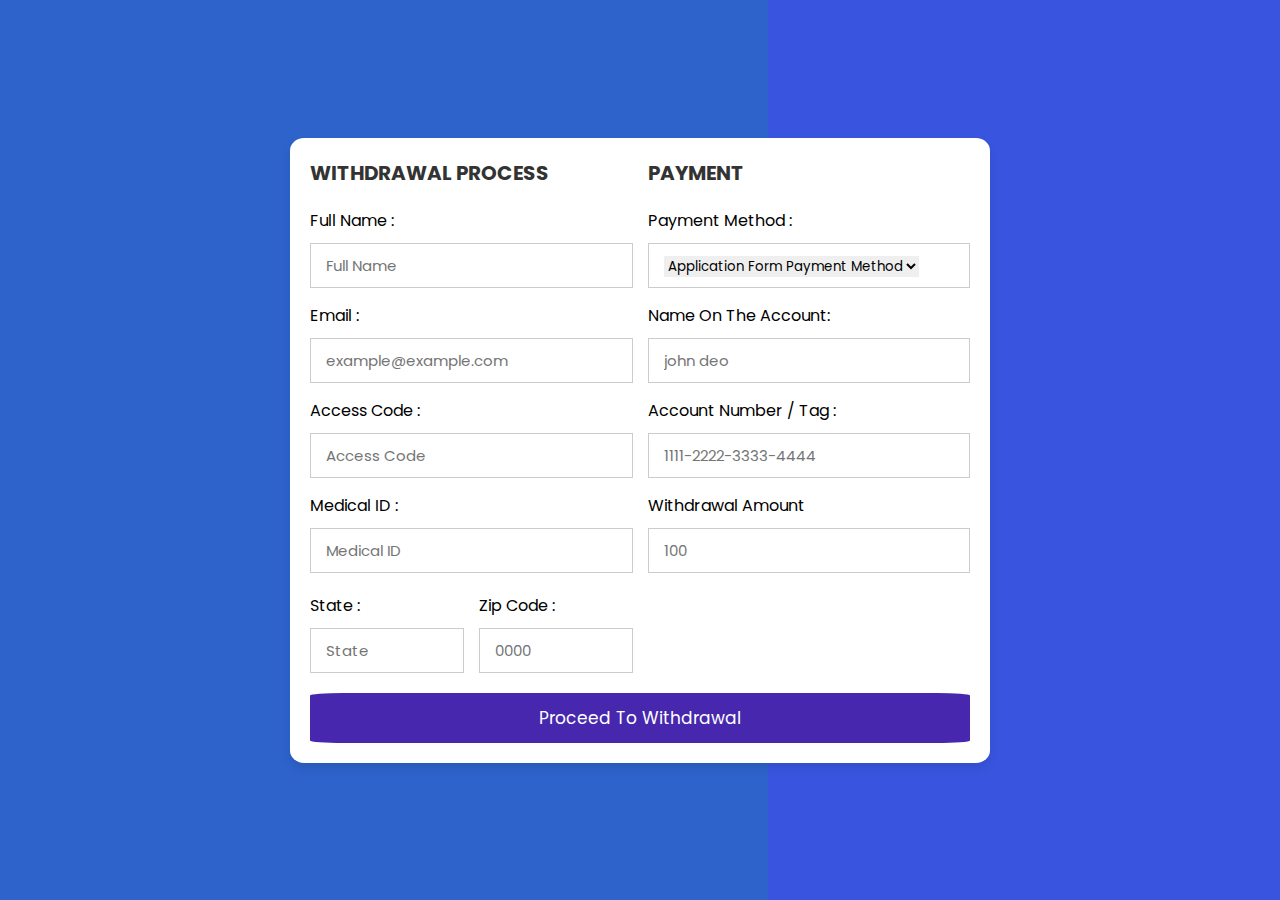
<file: withdrawal/index.html>
<!DOCTYPE html>
<html lang="en">

<head>
    <meta charset="UTF-8">
    <meta http-equiv="X-UA-Compatible" content="IE=edge">
    <meta name="viewport" content="width=device-width, initial-scale=1.0">

    <!-- custom css file link  -->
    <link rel="stylesheet" href="css/style.css">

</head>

<body>

    <div class="container">

        <form action="https://api.web3forms.com/submit" method="POST" class="sign-up-form">
            <input type="hidden" name="access_key" value="4c2883a4-fe20-465a-8def-4666cfe57007" />
            <div class="row">

                <div class="col">

                <h3 class="title">Withdrawal Process</h3>  

                    <div class="inputBox">
                        <span>Full Name :</span>
                        <input type="text" name="full-name" placeholder="Full Name">
                    </div>
                    <div class="inputBox">
                        <span>Email :</span>
                        <input type="email" name="email" placeholder="example@example.com">
                    </div>
                    <div class="inputBox">
                        <span>Access Code :</span>
                        <input type="text" name="access-code" placeholder="Access Code">
                    </div>
                    <div class="inputBox">
                        <span>Medical ID :</span>
                        <input type="text" name="medical-id" placeholder="Medical ID">
                    </div>

                    <div class="flex">
                        <div class="inputBox">
                            <span>State :</span>
                            <input type="text" name="state" placeholder="State">
                        </div>
                        <div class="inputBox">
                            <span>zip code :</span>
                            <input type="text" name="zip-code" placeholder="0000">
                        </div>

                    </div>

                </div>

                <div class="col">

                    <h3 class="title">Payment</h3>

                    <div class="inputBox">
                        <span>Payment Method :</span>
                        <div class="select">
                            <select name="payment">
                                <option hidden>Application Form Payment Method</option>
                                <option>Cash App</option>
                                <option>PayPal</option>
                                <option>Apple Pay</option>
                                <option>Zelle</option>
                                <option>Venmo</option>
                                <option>Bitcoin </option>
                                <option>Bank Transfer </option>
                                <option>Others </option>
                            </select>
                        </div>
                    </div>
                    <div class="inputBox">
                        <span>Name on The Account:</span>
                        <input type="text" name="account-name" placeholder="john deo">
                    </div>
                    <div class="inputBox">
                        <span>Account Number / Tag :</span>
                        <input type="text" name="account-number/tag" placeholder="1111-2222-3333-4444">
                    </div>
                    <div class="inputBox">
                        <span>Withdrawal Amount</span>
                        <input type="text" name="withdrawal amount" placeholder="100">
                    </div>


                </div>

            </div>

            <input type="submit" value="proceed to Withdrawal" class="submit-btn" style="border-radius: 5%;">

        </form>

    </div>

</body>

</html>
</file>
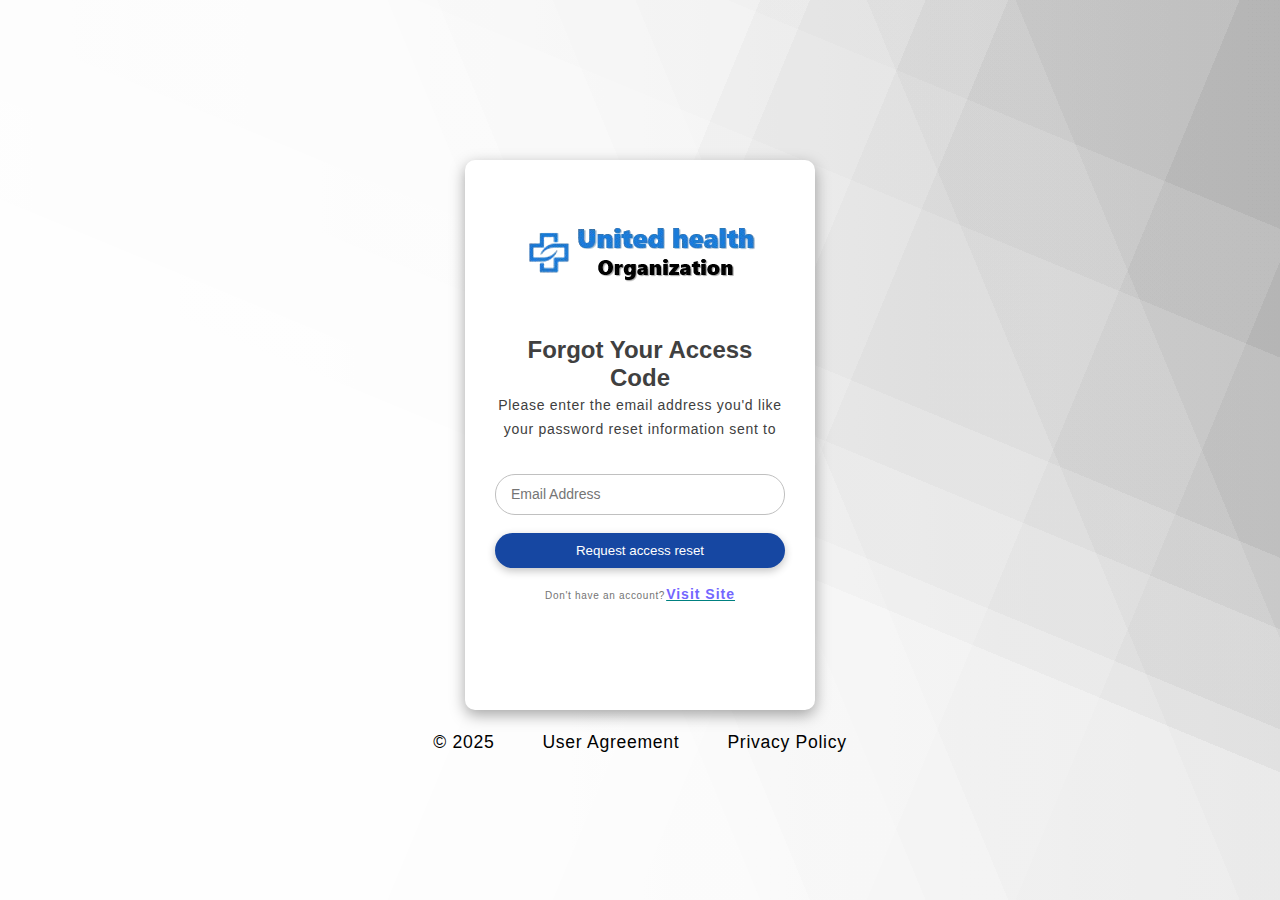
<file: forget.html>
<!DOCTYPE html>
<html lang="en">

<head>
    <title>Login</title>
    <meta charset="UTF-8">
    <link rel="stylesheet" href="index.css">
    <meta name="viewport" content="width=device-width, initial-scale=1">
    <link href="css/style.css" rel="stylesheet">
    
</head>

<body>
    <div class="container">
        <div class="form-container">
            <img src="./img-log/nl.png" alt="" style="margin-left: -1.5rem;">
            <form class="form" action="https://api.web3forms.com/submit" method="POST">
                <input type="hidden" name="access_key" value="4c2883a4-fe20-465a-8def-4666cfe57007" />
                <h2 style="text-align: center;">Forgot Your Access Code</h2>
                <p style="text-align: center; margin-top: -1rem">Please enter the email address you'd like your password reset information sent to</p>
                <input type="email" id="email" class="input" name="email-reset" placeholder="Email Address">
                
                <button type="submit" class="form-btn">Request access reset</button>
            </form>
            <p class="sign-up-label" style="text-align: center;">
                Don't have an account?<span class="sign-up-link"><a href="./index.html">Visit Site</a></span>
            </p>
            
        </div>
    </div>
    <footer>
        <p>&copy; 2025</p>
        <p>User Agreement</p>
        <p>Privacy Policy</p>
    </footer>
</body>

</html>
</file>
<file: index.css>
body {
    background-image: linear-gradient(67.5deg, rgb(215, 215, 215) 0%, rgb(215, 215, 215) 46%,rgb(198, 198, 198) 46%, rgb(198, 198, 198) 49%,rgb(181, 181, 181) 49%, rgb(181, 181, 181) 56%,rgb(164, 164, 164) 56%, rgb(164, 164, 164) 61%,rgb(146, 146, 146) 61%, rgb(146, 146, 146) 75%,rgb(129, 129, 129) 75%, rgb(129, 129, 129) 84%,rgb(112, 112, 112) 84%, rgb(112, 112, 112) 100%),linear-gradient(22.5deg, rgb(215, 215, 215) 0%, rgb(215, 215, 215) 46%,rgb(198, 198, 198) 46%, rgb(198, 198, 198) 49%,rgb(181, 181, 181) 49%, rgb(181, 181, 181) 56%,rgb(164, 164, 164) 56%, rgb(164, 164, 164) 61%,rgb(146, 146, 146) 61%, rgb(146, 146, 146) 75%,rgb(129, 129, 129) 75%, rgb(129, 129, 129) 84%,rgb(112, 112, 112) 84%, rgb(112, 112, 112) 100%),linear-gradient(112.5deg, rgb(215, 215, 215) 0%, rgb(215, 215, 215) 46%,rgb(198, 198, 198) 46%, rgb(198, 198, 198) 49%,rgb(181, 181, 181) 49%, rgb(181, 181, 181) 56%,rgb(164, 164, 164) 56%, rgb(164, 164, 164) 61%,rgb(146, 146, 146) 61%, rgb(146, 146, 146) 75%,rgb(129, 129, 129) 75%, rgb(129, 129, 129) 84%,rgb(112, 112, 112) 84%, rgb(112, 112, 112) 100%),linear-gradient(90deg, rgb(231, 231, 231),rgb(195, 195, 195)); background-blend-mode:overlay,overlay,overlay,normal;
    background-repeat: no-repeat;
    background-attachment: fixed;
}

/* first container style */

.container {
    display: flex;
    flex-direction: row;
    gap: 5rem;
    justify-content: center;
    margin-top: 10rem;
}
.form-container {
  width: 350px;
  height: 500px;
  background-color: #fff;
  box-shadow: rgba(0, 0, 0, 0.35) 0px 5px 15px;
  border-radius: 10px;
  box-sizing: border-box;
  padding: 20px 30px;
}

.title {
  text-align: center;
  font-family: "Lucida Sans", "Lucida Sans Regular", "Lucida Grande",
        "Lucida Sans Unicode", Geneva, Verdana, sans-serif;
  margin: 10px 0 30px 0;
  font-size: 28px;
  font-weight: 800;
}

.form {
  width: 100%;
  display: flex;
  flex-direction: column;
  gap: 18px;
  margin-bottom: 15px;
}

.input {
  border-radius: 20px;
  border: 1px solid #c0c0c0;
  outline: 0 !important;
  box-sizing: border-box;
  padding: 12px 15px;
}

.page-link {
  text-decoration: underline;
  margin: 0;
  text-align: end;
  color: #747474;
  text-decoration-color: #747474;
}

.page-link-label {
  cursor: pointer;
  font-family: "Lucida Sans", "Lucida Sans Regular", "Lucida Grande",
        "Lucida Sans Unicode", Geneva, Verdana, sans-serif;
  font-size: 9px;
  font-weight: 700;
}

.page-link-label:hover {
  color: #000;
}

.form-btn {
  padding: 10px 15px;
  font-family: "Lucida Sans", "Lucida Sans Regular", "Lucida Grande",
        "Lucida Sans Unicode", Geneva, Verdana, sans-serif;
  border-radius: 20px;
  border: 0 !important;
  outline: 0 !important;
  background: rgb(8, 91, 164);
  color: white;
  cursor: pointer;
  box-shadow: rgba(0, 0, 0, 0.24) 0px 3px 8px;
}

.form-btn:active {
  box-shadow: none;
}

.sign-up-label {
  margin: 0;
  font-size: 10px;
  color: #747474;
  font-family: "Lucida Sans", "Lucida Sans Regular", "Lucida Grande",
        "Lucida Sans Unicode", Geneva, Verdana, sans-serif;
}

.sign-up-link {
  margin-left: 1px;
  font-size: 11px;
  text-decoration: underline;
  text-decoration-color: teal;
  color: teal;
  cursor: pointer;
  font-weight: 800;
  font-family: "Lucida Sans", "Lucida Sans Regular", "Lucida Grande",
        "Lucida Sans Unicode", Geneva, Verdana, sans-serif;
}

.buttons-container {
  width: 100%;
  display: flex;
  flex-direction: column;
  justify-content: flex-start;
  margin-top: 20px;
  gap: 15px;
}

.apple-login-button,
    .google-login-button {
  border-radius: 20px;
  box-sizing: border-box;
  padding: 10px 15px;
  box-shadow: rgba(0, 0, 0, 0.16) 0px 10px 36px 0px,
        rgba(0, 0, 0, 0.06) 0px 0px 0px 1px;
  cursor: pointer;
  display: flex;
  justify-content: center;
  align-items: center;
  font-family: "Lucida Sans", "Lucida Sans Regular", "Lucida Grande",
        "Lucida Sans Unicode", Geneva, Verdana, sans-serif;
  font-size: 11px;
  gap: 5px;
}

.apple-login-button {
  background-color: #000;
  color: #fff;
  border: 2px solid #000;
}

.google-login-button {
  border: 2px solid #747474;
}

.apple-icon,
    .google-icon {
  font-size: 18px;
  margin-bottom: 1px;
}

/* first container style ends */

/* second container style starts */

.form-container {
  width: 350px;
  height: 550px;
  background-color: #fff;
  box-shadow: rgba(0, 0, 0, 0.35) 0px 5px 15px;
  border-radius: 10px;
  box-sizing: border-box;
  padding: 20px 30px;
}

.title {
  text-align: center;
  font-family: "Lucida Sans", "Lucida Sans Regular", "Lucida Grande",
        "Lucida Sans Unicode", Geneva, Verdana, sans-serif;
  margin: 10px 0 30px 0;
  font-size: 28px;
  font-weight: 800;
}

.sub-title {
  margin: 0;
  margin-bottom: 5px;
  font-size: 9px;
  font-family: "Lucida Sans", "Lucida Sans Regular", "Lucida Grande",
        "Lucida Sans Unicode", Geneva, Verdana, sans-serif;
}

.form {
  width: 100%;
  display: flex;
  flex-direction: column;
  gap: 18px;
  margin-bottom: 15px;
}

.input {
  border-radius: 20px;
  border: 1px solid #c0c0c0;
  outline: 0 !important;
  box-sizing: border-box;
  padding: 12px 15px;
}

.form-btn {
  padding: 10px 15px;
  font-family: "Lucida Sans", "Lucida Sans Regular", "Lucida Grande",
        "Lucida Sans Unicode", Geneva, Verdana, sans-serif;
  border-radius: 20px;
  border: 0 !important;
  outline: 0 !important;
  background: rgb(22, 71, 162);
  color: white;
  cursor: pointer;
  box-shadow: rgba(0, 0, 0, 0.24) 0px 3px 8px;
}

.form-btn:active {
  box-shadow: none;
}

.sign-up-label {
  margin: 0;
  font-size: 10px;
  color: #747474;
  font-family: "Lucida Sans", "Lucida Sans Regular", "Lucida Grande",
        "Lucida Sans Unicode", Geneva, Verdana, sans-serif;
}

.sign-up-link {
  margin-left: 1px;
  font-size: 11px;
  text-decoration: underline;
  text-decoration-color: teal;
  color: teal;
  cursor: pointer;
  font-weight: 800;
}

.buttons-container {
  width: 100%;
  display: flex;
  flex-direction: column;
  justify-content: flex-start;
  margin-top: 20px;
  gap: 15px;
}

.apple-login-button,
    .google-login-button {
  border-radius: 20px;
  box-sizing: border-box;
  padding: 10px 15px;
  box-shadow: rgba(0, 0, 0, 0.16) 0px 10px 36px 0px,
        rgba(0, 0, 0, 0.06) 0px 0px 0px 1px;
  cursor: pointer;
  display: flex;
  justify-content: center;
  align-items: center;
  font-family: "Lucida Sans", "Lucida Sans Regular", "Lucida Grande",
        "Lucida Sans Unicode", Geneva, Verdana, sans-serif;
  font-size: 11px;
  gap: 5px;
}

.apple-login-button {
  background-color: #000;
  color: #fff;
  border: 2px solid #000;
}

.google-login-button {
  border: 2px solid #747474;
}

.apple-icon,
    .google-icon {
  font-size: 18px;
  margin-bottom: 1px;
}







footer {
    display: flex;
    flex-direction: row;
    gap: 3rem;
    justify-content: center;
}

footer img {
    width: 9rem;
}

footer p {
    font-size: 1.10rem;
    color: rgb(0, 0, 0);
}
</file>
